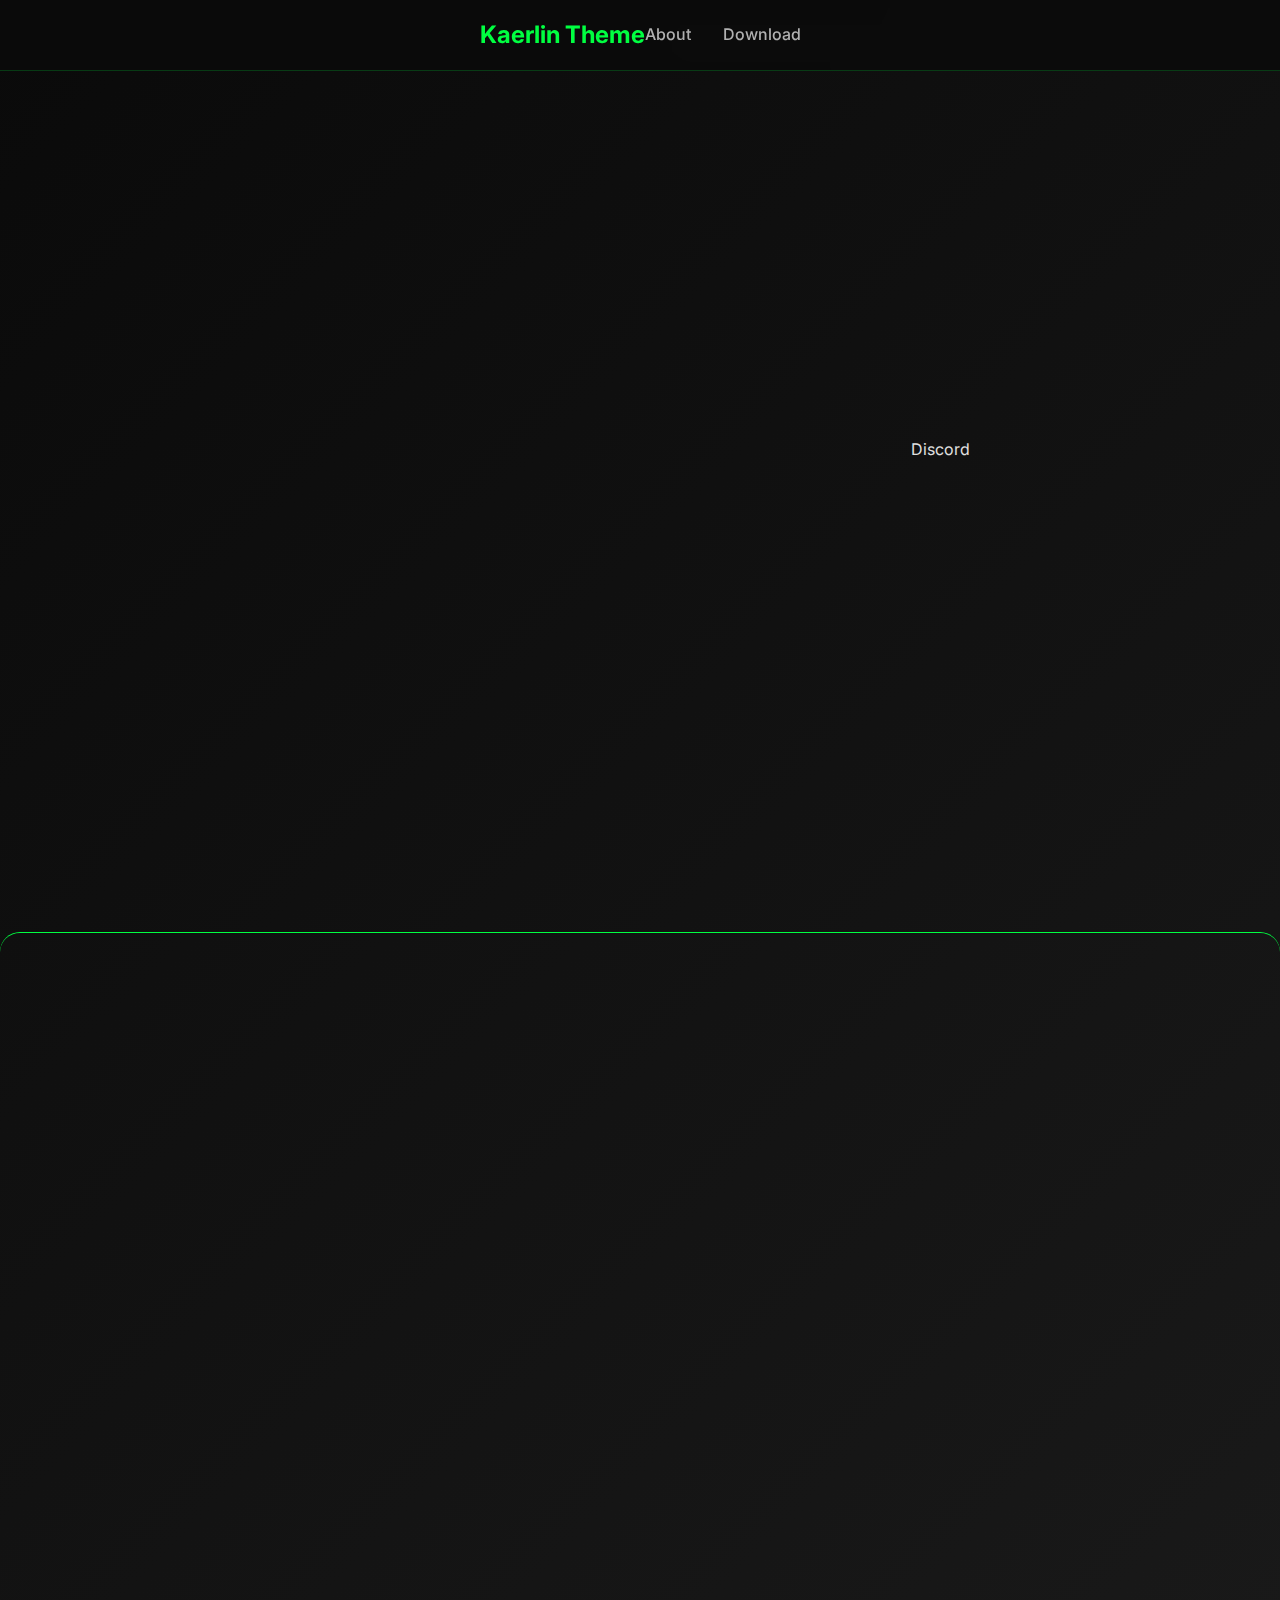
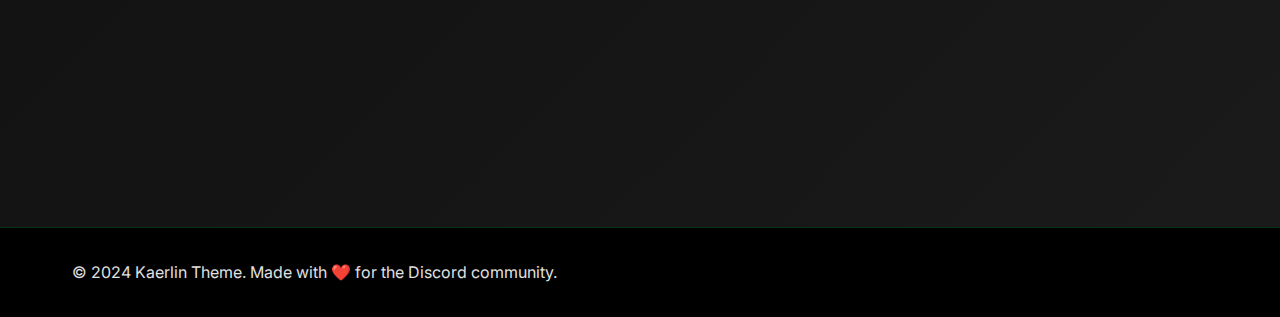
<file: index.html>
<!DOCTYPE html>
<html lang="en">
<head>
    <meta charset="UTF-8">
    <meta name="viewport" content="width=device-width, initial-scale=1.0">
    <title>Kaerlin Theme - Official Website</title>
    <link rel="stylesheet" href="styles.css">
    <link href="https://fonts.googleapis.com/css2?family=Inter:wght@300;400;500;600;700&display=swap" rel="stylesheet">
</head>
<body>
    <nav class="navbar">
        <div class="nav-container">
            <h1 class="nav-logo">Kaerlin Theme</h1>
            <div class="nav-links">
                <a href="#info" class="nav-link">About</a>
                <a href="download.html" class="nav-link">Download</a>
            </div>
        </div>
    </nav>

    <section class="hero">
        <div class="hero-content">
            <h1 class="hero-title animate-fade-in">
                Kaerlin Theme
                <span class="hero-subtitle">for Vencord</span>
            </h1>
            <p class="hero-description animate-slide-up">
                Experience Discord like never before with our sleek, minimalist theme featuring modern dark aesthetics and vibrant green accents.
            </p>
            <div class="hero-actions animate-slide-up">
                <a href="download.html" class="btn btn-primary">Download Now</a>
                <button class="btn btn-secondary" onclick="scrollToInfo()">Learn More</button>
            </div>
        </div>
        <div class="hero-visual animate-on-scroll">
            <div class="discord-mockup">
                <div class="mockup-header">
                    <div class="mockup-dots">
                        <span></span>
                        <span></span>
                        <span></span>
                    </div>
                    <div class="mockup-title">Discord</div>
                </div>
                <div class="mockup-content">
                    <div class="mockup-sidebar"></div>
                    <div class="mockup-main">
                        <div class="mockup-message"></div>
                        <div class="mockup-message"></div>
                        <div class="mockup-message"></div>
                    </div>
                </div>
            </div>
        </div>
    </section>

    <section class="info-section" id="info">
        <div class="container">
            <h2 class="section-title animate-on-scroll">Why Kaerlin Theme?</h2>
            <div class="features-grid">
                <div class="feature-card animate-on-scroll">
                    <div class="feature-icon">🎨</div>
                    <h3>Modern Design</h3>
                    <p>Clean, minimalist interface with carefully crafted color schemes that reduce eye strain and enhance your Discord experience.</p>
                </div>
                <div class="feature-card animate-on-scroll">
                    <div class="feature-icon">⚡</div>
                    <h3>Lightweight</h3>
                    <p>Optimized CSS that won't slow down your Discord. Fast loading times with minimal resource usage.</p>
                </div>
                <div class="feature-card animate-on-scroll">
                    <div class="feature-icon">🔧</div>
                    <h3>Easy Installation</h3>
                    <p>One-click installation with Vencord. No technical knowledge required - just download and enjoy!</p>
                </div>
                <div class="feature-card animate-on-scroll">
                    <div class="feature-icon">📱</div>
                    <h3>Responsive</h3>
                    <p>Looks great on all screen sizes. Whether you're on desktop, tablet, or mobile, the theme adapts perfectly.</p>
                </div>
            </div>
        </div>
    </section>

    <footer class="footer">
        <div class="container">
            <p>&copy; 2024 Kaerlin Theme. Made with ❤️ for the Discord community.</p>
        </div>
    </footer>

    <script src="script.js"></script>
</body>
</html>
</file>
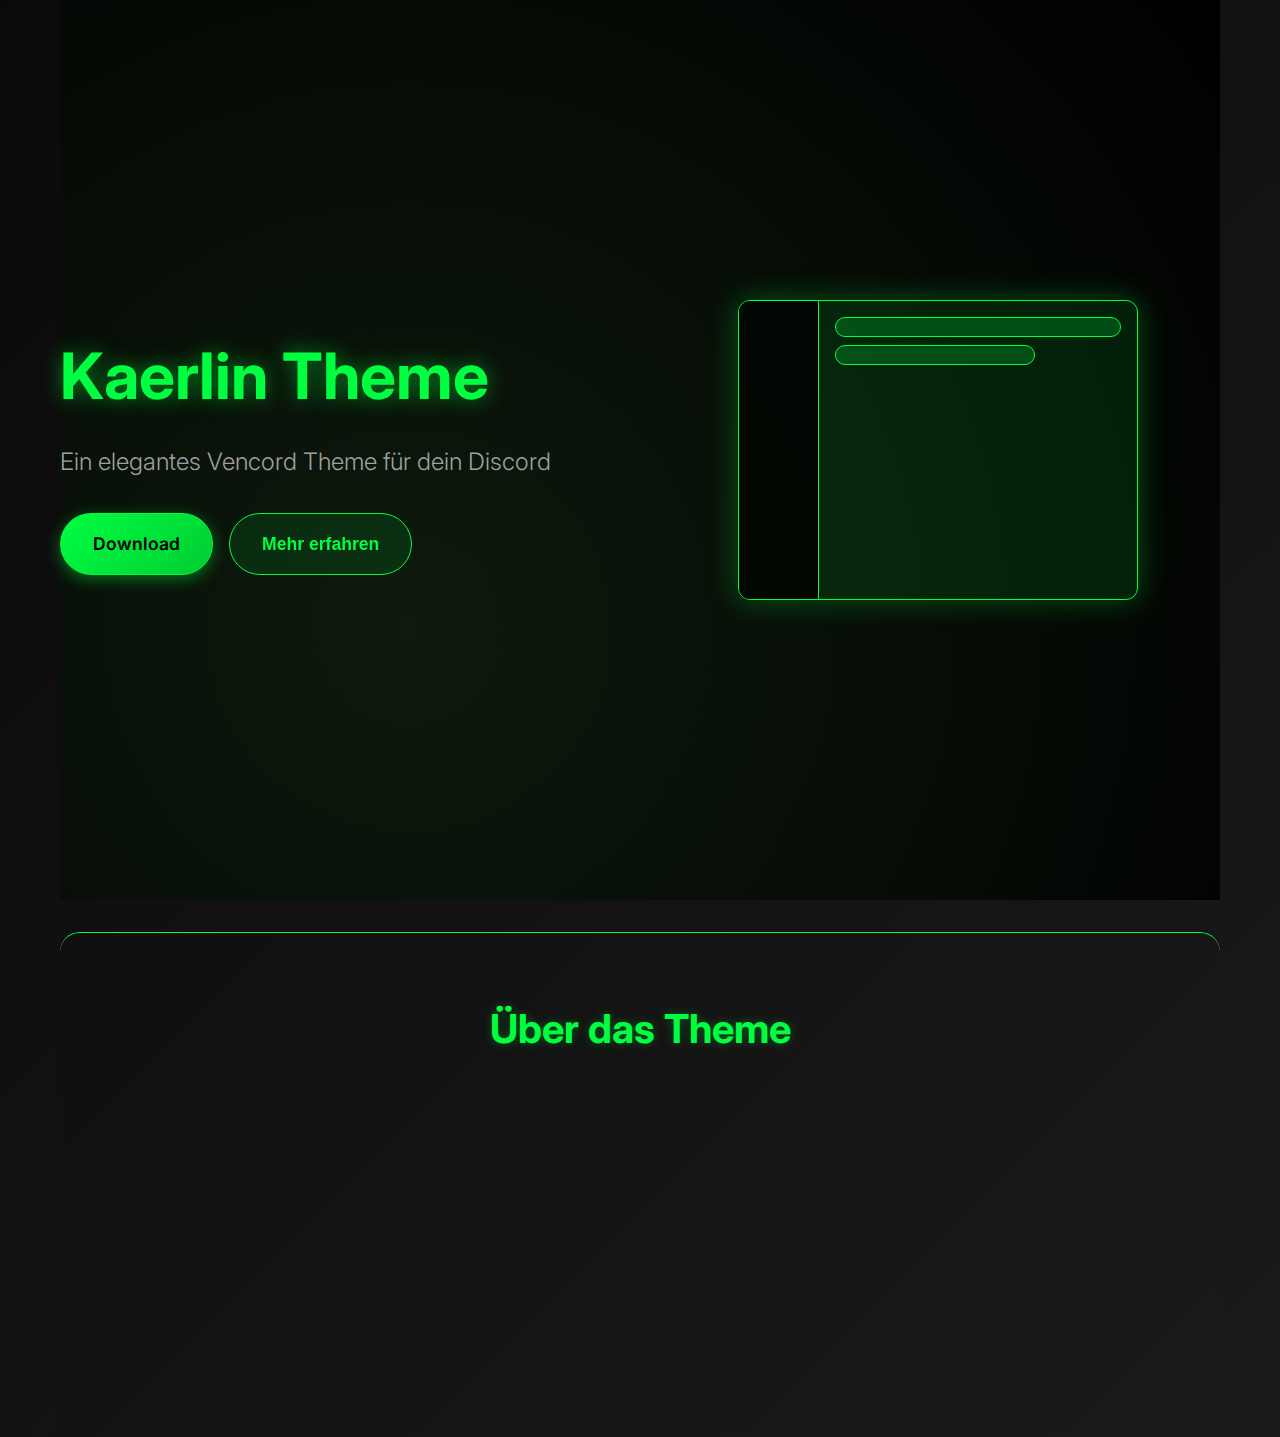
<file: puplic/index.html>
<!DOCTYPE html>
<html lang="de">
<head>
    <meta charset="UTF-8">
    <meta name="viewport" content="width=device-width, initial-scale=1.0">
    <title>Kaerlin Theme - Startseite</title>
    <link rel="stylesheet" href="styles.css">
    <link href="https://fonts.googleapis.com/css2?family=Inter:wght@300;400;500;600;700&display=swap" rel="stylesheet">
</head>
<body>
    <div class="container">
        <header class="hero-section">
            <div class="hero-content">
                <h1 class="hero-title animate-fade-in">Kaerlin Theme</h1>
                <p class="hero-subtitle animate-slide-up">Ein elegantes Vencord Theme für dein Discord</p>
                <div class="hero-buttons animate-slide-up-delay">
                    <a href="download.html" class="btn btn-primary">Download</a>
                    <button class="btn btn-secondary" onclick="scrollToInfo()">Mehr erfahren</button>
                </div>
            </div>
            <div class="hero-visual animate-float">
                <div class="theme-preview">
                    <div class="discord-mock">
                        <div class="sidebar"></div>
                        <div class="chat-area">
                            <div class="message-bubble"></div>
                            <div class="message-bubble"></div>
                        </div>
                    </div>
                </div>
            </div>
        </header>

        <section class="info-section" id="info">
            <div class="info-content">
                <h2 class="section-title">Über das Theme</h2>
                <div class="features">
                    <div class="feature-card animate-on-scroll">
                        <div class="feature-icon">🎨</div>
                        <h3>Minimalistisches Design</h3>
                        <p>Saubere Linien und moderne Farben für ein professionelles Aussehen</p>
                    </div>
                    <div class="feature-card animate-on-scroll">
                        <div class="feature-icon">⚡</div>
                        <h3>Optimierte Performance</h3>
                        <p>Leichtgewichtiges CSS ohne Performance-Einbußen</p>
                    </div>
                    <div class="feature-card animate-on-scroll">
                        <div class="feature-icon">🔧</div>
                        <h3>Einfache Installation</h3>
                        <p>Direkte Integration mit Vencord in wenigen Klicks</p>
                    </div>
                </div>
            </div>
        </section>
    </div>

    <script src="script.js"></script>
</body>
</html>
</file>
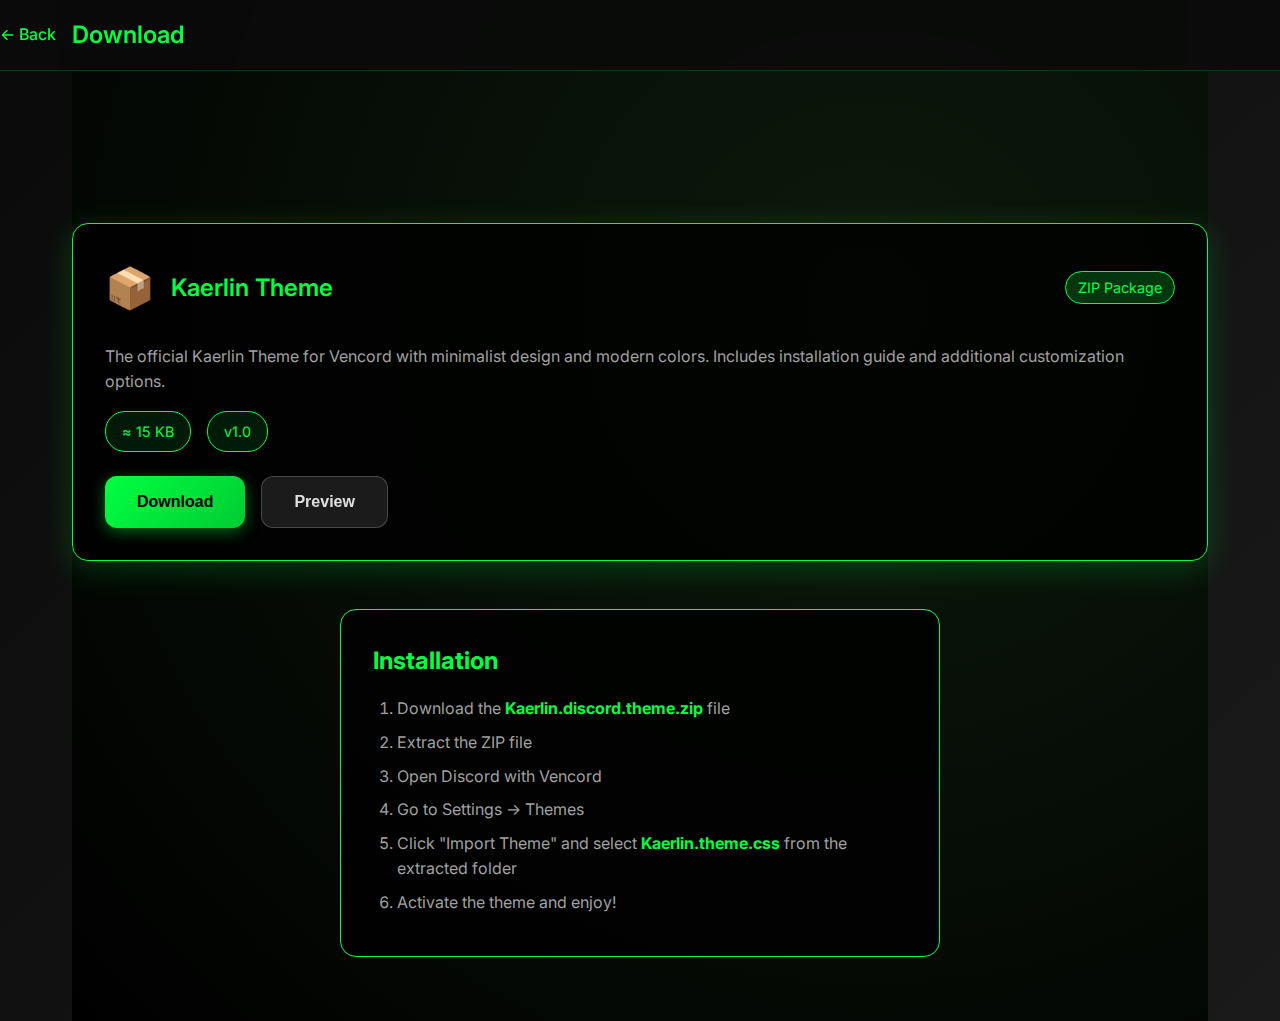
<file: download.html>
<!DOCTYPE html>
<html lang="en">
<head>
    <meta charset="UTF-8">
    <meta name="viewport" content="width=device-width, initial-scale=1.0">
    <title>Kaerlin Theme - Download</title>
    <link rel="stylesheet" href="styles.css">
    <link href="https://fonts.googleapis.com/css2?family=Inter:wght@300;400;500;600;700&display=swap" rel="stylesheet">
</head>
<body>
    <nav class="navbar">
        <a href="index.html" class="nav-back">← Back</a>
        <h2 class="nav-title">Download</h2>
    </nav>

    <div class="container">
        <section class="download-section">
            <h1 class="section-title animate-fade-in">Download Kaerlin Theme</h1>
            <p class="section-subtitle animate-slide-up">Complete Theme Package</p>

            <div class="download-grid">
                <div class="download-card animate-on-scroll">
                    <div class="card-header">
                        <div class="file-icon">📦</div>
                        <h3>Kaerlin Theme</h3>
                        <span class="file-type">ZIP Package</span>
                    </div>
                    <div class="card-content">
                        <p>The official Kaerlin Theme for Vencord with minimalist design and modern colors. Includes installation guide and additional customization options.</p>
                        <div class="file-details">
                            <span class="file-size">≈ 15 KB</span>
                            <span class="file-version">v1.0</span>
                        </div>
                    </div>
                    <div class="card-actions">
                        <button class="btn btn-primary download-btn" onclick="downloadFile('Kaerlin.discord.theme.zip')">
                            Download
                        </button>
                        <button class="btn btn-secondary preview-btn" onclick="previewTheme()">
                            Preview
                        </button>
                    </div>
                </div>
            </div>

            <div class="installation-guide animate-on-scroll">
                <h3>Installation</h3>
                <ol>
                    <li>Download the <strong>Kaerlin.discord.theme.zip</strong> file</li>
                    <li>Extract the ZIP file</li>
                    <li>Open Discord with Vencord</li>
                    <li>Go to Settings → Themes</li>
                    <li>Click "Import Theme" and select <strong>Kaerlin.theme.css</strong> from the extracted folder</li>
                    <li>Activate the theme and enjoy!</li>
                </ol>
            </div>
        </section>
    </div>

    <div class="download-progress" id="downloadProgress" style="display: none;">
        <div class="progress-bar">
            <div class="progress-fill"></div>
        </div>
        <p>Downloading...</p>
    </div>

    <script src="script.js"></script>
</body>
</html>
</file>
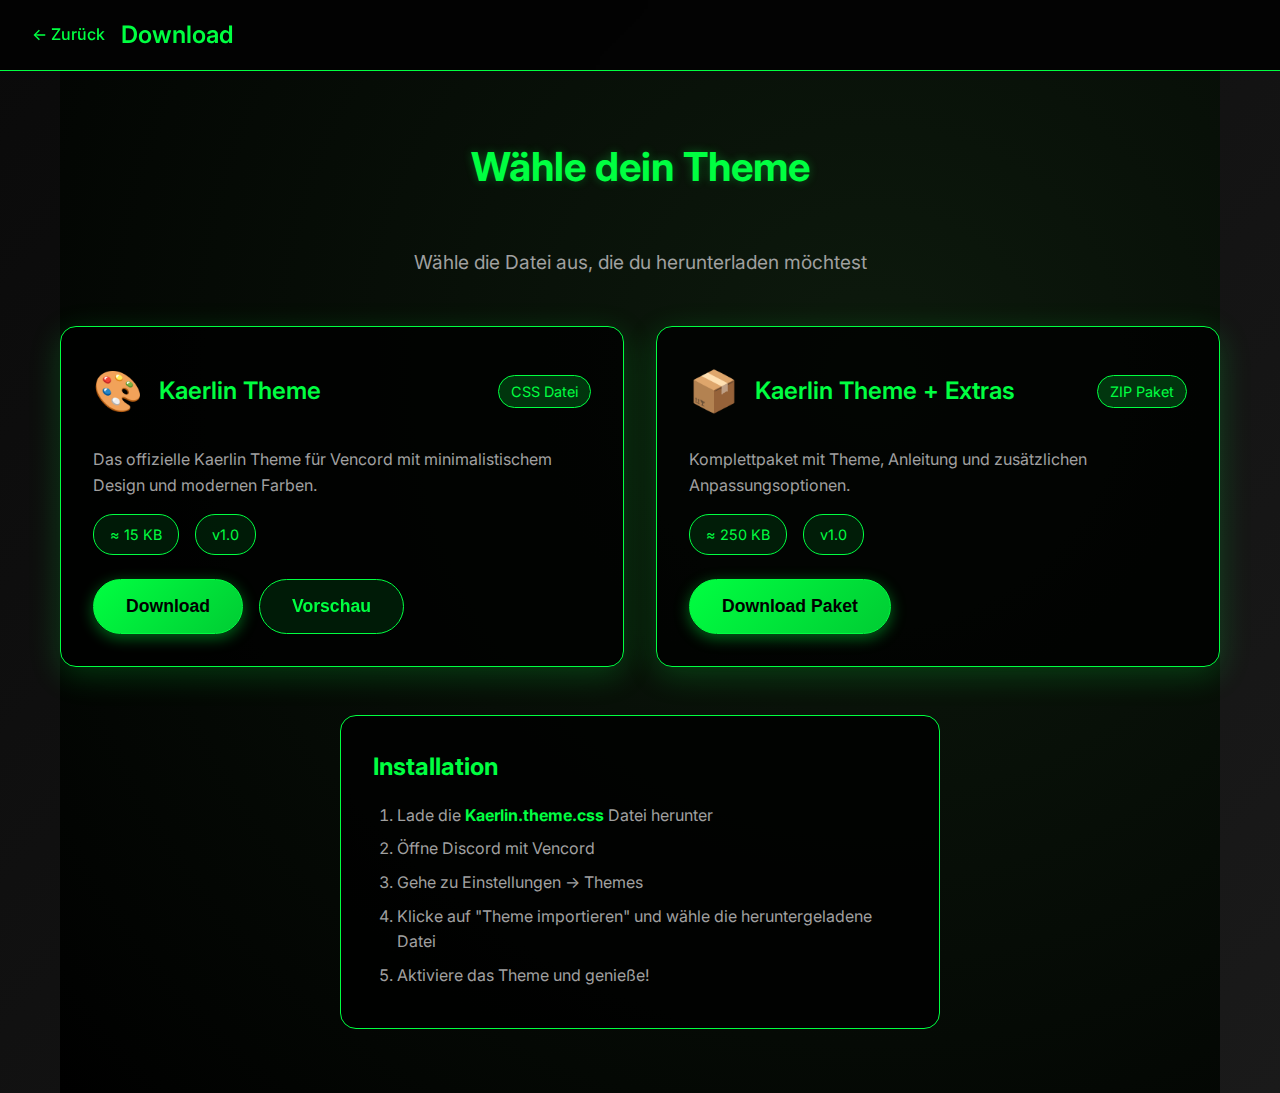
<file: puplic/download.html>
<!DOCTYPE html>
<html lang="de">
<head>
    <meta charset="UTF-8">
    <meta name="viewport" content="width=device-width, initial-scale=1.0">
    <title>Kaerlin Theme - Download</title>
    <link rel="stylesheet" href="styles.css">
    <link href="https://fonts.googleapis.com/css2?family=Inter:wght@300;400;500;600;700&display=swap" rel="stylesheet">
</head>
<body>
    <nav class="navbar">
        <a href="index.html" class="nav-back">← Zurück</a>
        <h2 class="nav-title">Download</h2>
    </nav>

    <div class="container">
        <section class="download-section">
            <h1 class="section-title animate-fade-in">Wähle dein Theme</h1>
            <p class="section-subtitle animate-slide-up">Wähle die Datei aus, die du herunterladen möchtest</p>

            <div class="download-grid">
                <div class="download-card animate-on-scroll">
                    <div class="card-header">
                        <div class="file-icon">🎨</div>
                        <h3>Kaerlin Theme</h3>
                        <span class="file-type">CSS Datei</span>
                    </div>
                    <div class="card-content">
                        <p>Das offizielle Kaerlin Theme für Vencord mit minimalistischem Design und modernen Farben.</p>
                        <div class="file-details">
                            <span class="file-size">≈ 15 KB</span>
                            <span class="file-version">v1.0</span>
                        </div>
                    </div>
                    <div class="card-actions">
                        <button class="btn btn-primary download-btn" onclick="downloadFile('Kaerlin.theme.css')">
                            Download
                        </button>
                        <button class="btn btn-secondary preview-btn" onclick="previewTheme()">
                            Vorschau
                        </button>
                    </div>
                </div>

                <div class="download-card animate-on-scroll" style="animation-delay: 0.2s;">
                    <div class="card-header">
                        <div class="file-icon">📦</div>
                        <h3>Kaerlin Theme + Extras</h3>
                        <span class="file-type">ZIP Paket</span>
                    </div>
                    <div class="card-content">
                        <p>Komplettpaket mit Theme, Anleitung und zusätzlichen Anpassungsoptionen.</p>
                        <div class="file-details">
                            <span class="file-size">≈ 250 KB</span>
                            <span class="file-version">v1.0</span>
                        </div>
                    </div>
                    <div class="card-actions">
                        <button class="btn btn-primary download-btn" onclick="downloadFile('Kaerlin-theme-package.zip')">
                            Download Paket
                        </button>
                    </div>
                </div>
            </div>

            <div class="installation-guide animate-on-scroll">
                <h3>Installation</h3>
                <ol>
                    <li>Lade die <strong>Kaerlin.theme.css</strong> Datei herunter</li>
                    <li>Öffne Discord mit Vencord</li>
                    <li>Gehe zu Einstellungen → Themes</li>
                    <li>Klicke auf "Theme importieren" und wähle die heruntergeladene Datei</li>
                    <li>Aktiviere das Theme und genieße!</li>
                </ol>
            </div>
        </section>
    </div>

    <div class="download-progress" id="downloadProgress" style="display: none;">
        <div class="progress-bar">
            <div class="progress-fill"></div>
        </div>
        <p>Download läuft...</p>
    </div>

    <script src="script.js"></script>
</body>
</html>
</file>
<file: styles.css>
/* Reset and Base Styles */
* {
    margin: 0;
    padding: 0;
    box-sizing: border-box;
}

body {
    font-family: 'Inter', -apple-system, BlinkMacSystemFont, sans-serif;
    background: linear-gradient(135deg, #0a0a0a 0%, #1a1a1a 100%);
    color: #e0e0e0;
    line-height: 1.6;
    min-height: 100vh;
}

.container {
    max-width: 1200px;
    margin: 0 auto;
    padding: 0 20px;
}

/* Navigation */
.navbar {
    background: rgba(0, 0, 0, 0.8);
    backdrop-filter: blur(10px);
    border-bottom: 1px solid #00ff41;
    padding: 1rem 2rem;
    position: sticky;
    top: 0;
    z-index: 100;
    display: flex;
    align-items: center;
    gap: 1rem;
}

.nav-back {
    color: #00ff41;
    text-decoration: none;
    font-weight: 500;
    transition: all 0.3s ease;
}

.nav-back:hover {
    color: #00cc33;
    transform: translateX(-5px);
}

.nav-title {
    color: #00ff41;
    font-size: 1.5rem;
    font-weight: 600;
}

/* Hero Section */
.hero-section {
    display: flex;
    align-items: center;
    justify-content: space-between;
    min-height: 100vh;
    padding: 2rem 0;
    gap: 2rem;
    background: radial-gradient(circle at 30% 70%, #0d1a0d 0%, #000000 100%);
}

.hero-content {
    flex: 1;
    max-width: 600px;
}

.hero-title {
    font-size: 4rem;
    font-weight: 700;
    color: #00ff41;
    margin-bottom: 1rem;
    text-shadow: 0 0 20px rgba(0, 255, 65, 0.5);
}

.hero-subtitle {
    font-size: 1.5rem;
    color: #a0a0a0;
    margin-bottom: 2rem;
    font-weight: 300;
}

.hero-buttons {
    display: flex;
    gap: 1rem;
    flex-wrap: wrap;
}

.hero-visual {
    flex: 1;
    display: flex;
    justify-content: center;
    align-items: center;
}

.theme-preview {
    width: 400px;
    height: 300px;
    position: relative;
}

.discord-mock {
    width: 100%;
    height: 100%;
    background: rgba(0, 255, 65, 0.1);
    border: 1px solid #00ff41;
    border-radius: 12px;
    display: flex;
    overflow: hidden;
    box-shadow: 0 0 30px rgba(0, 255, 65, 0.3);
}

.sidebar {
    width: 80px;
    background: rgba(0, 0, 0, 0.8);
    border-right: 1px solid #00ff41;
}

.chat-area {
    flex: 1;
    padding: 1rem;
}

.message-bubble {
    background: rgba(0, 255, 65, 0.2);
    border: 1px solid #00ff41;
    border-radius: 12px;
    height: 20px;
    margin-bottom: 0.5rem;
    animation: pulse-green 2s infinite;
}

.message-bubble:nth-child(2) {
    width: 70%;
    animation-delay: 0.5s;
}

/* Buttons */
.btn {
    padding: 1rem 2rem;
    border: none;
    border-radius: 50px;
    font-size: 1.1rem;
    font-weight: 600;
    cursor: pointer;
    transition: all 0.3s ease;
    text-decoration: none;
    display: inline-block;
    text-align: center;
}

.btn-primary {
    background: linear-gradient(135deg, #00ff41, #00cc33);
    color: #000;
    box-shadow: 0 4px 15px rgba(0, 255, 65, 0.4);
    border: 1px solid #00ff41;
}

.btn-primary:hover {
    transform: translateY(-2px);
    box-shadow: 0 8px 25px rgba(0, 255, 65, 0.6);
    background: linear-gradient(135deg, #00cc33, #00ff41);
}

.btn-secondary {
    background: rgba(0, 255, 65, 0.1);
    color: #00ff41;
    backdrop-filter: blur(10px);
    border: 1px solid #00ff41;
}

.btn-secondary:hover {
    background: rgba(0, 255, 65, 0.2);
    transform: translateY(-2px);
}

/* Info Section */
.info-section {
    padding: 4rem 0;
    background: linear-gradient(135deg, #0f0f0f 0%, #1a1a1a 100%);
    border-top: 1px solid #00ff41;
    border-radius: 20px 20px 0 0;
    margin-top: 2rem;
}

.section-title {
    font-size: 2.5rem;
    font-weight: 700;
    text-align: center;
    margin-bottom: 3rem;
    color: #00ff41;
    text-shadow: 0 0 10px rgba(0, 255, 65, 0.3);
}

.features {
    display: grid;
    grid-template-columns: repeat(auto-fit, minmax(300px, 1fr));
    gap: 2rem;
    margin-top: 3rem;
}

.feature-card {
    background: linear-gradient(135deg, #111111, #0d0d0d);
    border: 1px solid #00ff41;
    padding: 2rem;
    border-radius: 16px;
    text-align: center;
    box-shadow: 0 4px 20px rgba(0, 255, 65, 0.1);
    transition: all 0.3s ease;
}

.feature-card:hover {
    transform: translateY(-5px);
    box-shadow: 0 8px 30px rgba(0, 255, 65, 0.2);
    border-color: #00cc33;
}

.feature-icon {
    font-size: 3rem;
    margin-bottom: 1rem;
    color: #00ff41;
}

.feature-card h3 {
    font-size: 1.5rem;
    font-weight: 600;
    margin-bottom: 1rem;
    color: #00ff41;
}

.feature-card p {
    color: #a0a0a0;
    line-height: 1.6;
}

/* Download Section */
.download-section {
    padding: 4rem 0;
    min-height: 100vh;
    background: radial-gradient(circle at 70% 30%, #0d1a0d 0%, #000000 100%);
}

.section-subtitle {
    text-align: center;
    font-size: 1.2rem;
    color: #a0a0a0;
    margin-bottom: 3rem;
}

.download-grid {
    display: grid;
    grid-template-columns: repeat(auto-fit, minmax(400px, 1fr));
    gap: 2rem;
    margin-bottom: 3rem;
}

.download-card {
    background: rgba(0, 0, 0, 0.8);
    border: 1px solid #00ff41;
    border-radius: 16px;
    padding: 2rem;
    box-shadow: 0 8px 32px rgba(0, 255, 65, 0.2);
    color: #e0e0e0;
    transition: all 0.3s ease;
}

.download-card:hover {
    transform: translateY(-5px);
    box-shadow: 0 12px 40px rgba(0, 255, 65, 0.3);
    border-color: #00cc33;
}

.card-header {
    display: flex;
    align-items: center;
    gap: 1rem;
    margin-bottom: 1.5rem;
}

.file-icon {
    font-size: 2.5rem;
    color: #00ff41;
}

.card-header h3 {
    font-size: 1.5rem;
    font-weight: 600;
    color: #00ff41;
}

.file-type {
    background: rgba(0, 255, 65, 0.2);
    color: #00ff41;
    padding: 0.25rem 0.75rem;
    border-radius: 20px;
    font-size: 0.9rem;
    margin-left: auto;
    border: 1px solid #00ff41;
}

.card-content p {
    margin-bottom: 1rem;
    color: #a0a0a0;
}

.file-details {
    display: flex;
    gap: 1rem;
    margin-bottom: 1.5rem;
}

.file-size, .file-version {
    background: rgba(0, 255, 65, 0.1);
    color: #00ff41;
    padding: 0.5rem 1rem;
    border-radius: 20px;
    font-size: 0.9rem;
    border: 1px solid #00ff41;
}

.card-actions {
    display: flex;
    gap: 1rem;
    flex-wrap: wrap;
}

.installation-guide {
    background: rgba(0, 0, 0, 0.8);
    border: 1px solid #00ff41;
    border-radius: 16px;
    padding: 2rem;
    color: #e0e0e0;
    max-width: 600px;
    margin: 0 auto;
}

.installation-guide h3 {
    margin-bottom: 1rem;
    font-size: 1.5rem;
    color: #00ff41;
}

.installation-guide ol {
    padding-left: 1.5rem;
}

.installation-guide li {
    margin-bottom: 0.5rem;
    color: #a0a0a0;
}

.installation-guide li strong {
    color: #00ff41;
}

/* Download Progress */
.download-progress {
    position: fixed;
    top: 50%;
    left: 50%;
    transform: translate(-50%, -50%);
    background: rgba(0, 0, 0, 0.95);
    border: 1px solid #00ff41;
    padding: 2rem;
    border-radius: 16px;
    box-shadow: 0 8px 32px rgba(0, 255, 65, 0.3);
    text-align: center;
    z-index: 1000;
    color: #00ff41;
}

.progress-bar {
    width: 300px;
    height: 8px;
    background: #111;
    border: 1px solid #00ff41;
    border-radius: 4px;
    overflow: hidden;
    margin-bottom: 1rem;
}

.progress-fill {
    height: 100%;
    background: linear-gradient(135deg, #00ff41, #00cc33);
    width: 0%;
    transition: width 0.3s ease;
    animation: progress-animation-green 2s ease-in-out;
}

/* Animations */
@keyframes fadeIn {
    from {
        opacity: 0;
        transform: translateY(30px);
    }
    to {
        opacity: 1;
        transform: translateY(0);
    }
}

@keyframes slideUp {
    from {
        opacity: 0;
        transform: translateY(50px);
    }
    to {
        opacity: 1;
        transform: translateY(0);
    }
}

@keyframes float {
    0%, 100% {
        transform: translateY(0px);
    }
    50% {
        transform: translateY(-20px);
    }
}

@keyframes pulse-green {
    0%, 100% {
        opacity: 0.6;
        box-shadow: 0 0 10px rgba(0, 255, 65, 0.3);
    }
    50% {
        opacity: 1;
        box-shadow: 0 0 20px rgba(0, 255, 65, 0.6);
    }
}

@keyframes progress-animation-green {
    from {
        width: 0%;
    }
    to {
        width: 100%;
    }
}

.animate-fade-in {
    animation: fadeIn 1s ease-out;
}

.animate-slide-up {
    animation: slideUp 1s ease-out 0.3s both;
}

.animate-slide-up-delay {
    animation: slideUp 1s ease-out 0.6s both;
}

.animate-float {
    animation: float 3s ease-in-out infinite;
}

.animate-on-scroll {
    opacity: 0;
    transform: translateY(30px);
    transition: all 0.6s ease;
}

.animate-on-scroll.animated {
    opacity: 1;
    transform: translateY(0);
}

/* Responsive Design */
@media (max-width: 768px) {
    .hero-section {
        flex-direction: column;
        text-align: center;
        padding: 2rem 1rem;
    }
    
    .hero-title {
        font-size: 2.5rem;
    }
    
    .hero-subtitle {
        font-size: 1.2rem;
    }
    
    .theme-preview {
        width: 300px;
        height: 225px;
    }
    
    .download-grid {
        grid-template-columns: 1fr;
    }
    
    .download-card {
        margin: 0 1rem;
    }
    
    .hero-buttons {
        justify-content: center;
    }
}

.animated-bg {
    position: fixed;
    top: 0;
    left: 0;
    width: 100%;
    height: 100%;
    z-index: -1;
    overflow: hidden;
}

.bg-gradient {
    position: absolute;
    top: 0;
    left: 0;
    width: 100%;
    height: 100%;
    background: radial-gradient(circle at 20% 50%, rgba(0, 255, 65, 0.1) 0%, transparent 50%),
                radial-gradient(circle at 80% 20%, rgba(0, 255, 65, 0.05) 0%, transparent 50%),
                radial-gradient(circle at 40% 80%, rgba(0, 255, 65, 0.08) 0%, transparent 50%);
    animation: gradientShift 20s ease-in-out infinite;
}

@keyframes gradientShift {
    0%, 100% { transform: translateX(0) translateY(0); }
    33% { transform: translateX(30px) translateY(-30px); }
    66% { transform: translateX(-20px) translateY(20px); }
}

.floating-elements {
    position: absolute;
    width: 100%;
    height: 100%;
}

.floating-element {
    position: absolute;
    width: 4px;
    height: 4px;
    background: #00ff41;
    border-radius: 50%;
    opacity: 0.6;
    animation: float 15s linear infinite;
}

.floating-element:nth-child(1) {
    top: 20%;
    left: 10%;
    animation-delay: 0s;
}

.floating-element:nth-child(2) {
    top: 60%;
    right: 15%;
    animation-delay: 5s;
}

.floating-element:nth-child(3) {
    bottom: 30%;
    left: 70%;
    animation-delay: 10s;
}

@keyframes float {
    0% { transform: translateY(0) rotate(0deg); opacity: 0; }
    10% { opacity: 0.6; }
    90% { opacity: 0.6; }
    100% { transform: translateY(-100vh) rotate(360deg); opacity: 0; }
}

.navbar {
    position: fixed;
    top: 0;
    left: 0;
    right: 0;
    background: rgba(10, 10, 10, 0.8);
    backdrop-filter: blur(20px);
    border-bottom: 1px solid rgba(0, 255, 65, 0.2);
    z-index: 1000;
    padding: 1rem 0;
}

.nav-container {
    max-width: 1200px;
    margin: 0 auto;
    display: flex;
    justify-content: space-between;
    align-items: center;
    padding: 0 2rem;
}

.nav-logo {
    font-size: 1.5rem;
    font-weight: 700;
    color: #00ff41;
}

.logo-text {
    color: #e0e0e0;
}

.logo-accent {
    color: #00ff41;
}

.nav-links {
    display: flex;
    gap: 2rem;
    align-items: center;
}

.nav-link {
    color: #b0b0b0;
    text-decoration: none;
    font-weight: 500;
    transition: color 0.3s ease;
    position: relative;
}

.nav-link:hover {
    color: #00ff41;
}

.nav-cta {
    background: linear-gradient(135deg, #00ff41, #00cc33);
    color: #000;
    padding: 0.5rem 1.5rem;
    border-radius: 25px;
    font-weight: 600;
    transition: all 0.3s ease;
}

.nav-cta:hover {
    transform: translateY(-2px);
    box-shadow: 0 8px 25px rgba(0, 255, 65, 0.3);
}

.container {
    max-width: 1200px;
    margin: 0 auto;
    padding: 0 2rem;
}

.hero {
    min-height: 100vh;
    display: flex;
    align-items: center;
    padding: 6rem 0;
    position: relative;
}

.hero-content {
    flex: 1;
    max-width: 600px;
}

.hero-badge {
    display: inline-block;
    background: rgba(0, 255, 65, 0.1);
    border: 1px solid rgba(0, 255, 65, 0.3);
    padding: 0.5rem 1rem;
    border-radius: 25px;
    margin-bottom: 1.5rem;
}

.badge-text {
    color: #00ff41;
    font-weight: 600;
    font-size: 0.9rem;
}

.hero-title {
    font-size: 3.5rem;
    font-weight: 700;
    line-height: 1.1;
    margin-bottom: 1.5rem;
}

.gradient-text {
    background: linear-gradient(135deg, #00ff41, #00cc33);
    -webkit-background-clip: text;
    -webkit-text-fill-color: transparent;
    background-clip: text;
}

.hero-description {
    font-size: 1.25rem;
    color: #b0b0b0;
    margin-bottom: 2rem;
    line-height: 1.7;
}

.hero-stats {
    display: flex;
    gap: 2rem;
    margin-bottom: 2.5rem;
}

.stat {
    text-align: center;
}

.stat-number {
    display: block;
    font-size: 1.5rem;
    font-weight: 700;
    color: #00ff41;
}

.stat-label {
    font-size: 0.9rem;
    color: #808080;
}

.hero-actions {
    display: flex;
    gap: 1rem;
    align-items: center;
}

.btn {
    display: inline-flex;
    align-items: center;
    gap: 0.5rem;
    padding: 1rem 2rem;
    border: none;
    border-radius: 12px;
    font-weight: 600;
    text-decoration: none;
    cursor: pointer;
    transition: all 0.3s ease;
    font-size: 1rem;
}

.btn-primary {
    background: linear-gradient(135deg, #00ff41, #00cc33);
    color: #000;
}

.btn-primary:hover {
    transform: translateY(-3px);
    box-shadow: 0 12px 35px rgba(0, 255, 65, 0.4);
}

.btn-secondary {
    background: rgba(255, 255, 255, 0.1);
    color: #e0e0e0;
    border: 1px solid rgba(255, 255, 255, 0.2);
}

.btn-secondary:hover {
    background: rgba(255, 255, 255, 0.15);
    transform: translateY(-2px);
}

.btn-large {
    padding: 1.25rem 2.5rem;
    font-size: 1.1rem;
}

.hero-visual {
    flex: 1;
    display: flex;
    justify-content: center;
    align-items: center;
}

.discord-preview {
    width: 400px;
    height: 500px;
    background: linear-gradient(135deg, #111, #181818);
    border: 1px solid rgba(0, 255, 65, 0.2);
    border-radius: 16px;
    overflow: hidden;
    box-shadow: 0 20px 60px rgba(0, 0, 0, 0.5);
    animation: float 6s ease-in-out infinite;
}

@keyframes float {
    0%, 100% { transform: translateY(0px); }
    50% { transform: translateY(-10px); }
}

.preview-header {
    background: #000;
    padding: 1rem;
    display: flex;
    justify-content: space-between;
    align-items: center;
    border-bottom: 1px solid rgba(0, 255, 65, 0.2);
}

.preview-tabs {
    display: flex;
    gap: 0.5rem;
}

.tab {
    padding: 0.25rem 0.75rem;
    background: rgba(255, 255, 255, 0.1);
    border-radius: 12px;
    font-size: 0.8rem;
    color: #b0b0b0;
}

.tab.active {
    background: rgba(0, 255, 65, 0.2);
    color: #00ff41;
}

.preview-controls {
    display: flex;
    gap: 0.25rem;
}

.control {
    width: 12px;
    height: 12px;
    border-radius: 50%;
    background: rgba(255, 255, 255, 0.3);
}

.preview-content {
    display: flex;
    height: calc(100% - 60px);
}

.preview-sidebar {
    width: 60px;
    background: #000;
    border-right: 1px solid rgba(0, 255, 65, 0.2);
}

.preview-main {
    flex: 1;
    padding: 1rem;
}

.message-group {
    display: flex;
    gap: 0.75rem;
    margin-bottom: 1rem;
}

.avatar {
    width: 32px;
    height: 32px;
    border-radius: 50%;
    background: linear-gradient(135deg, #00ff41, #00cc33);
    flex-shrink: 0;
}

.message {
    flex: 1;
}

.username {
    font-size: 0.9rem;
    font-weight: 600;
    color: #00ff41;
    margin-bottom: 0.25rem;
}

.text {
    font-size: 0.9rem;
    color: #b0b0b0;
}

.features-section {
    padding: 8rem 0;
    background: rgba(0, 0, 0, 0.3);
}

.section-header {
    text-align: center;
    margin-bottom: 4rem;
}

.section-title {
    font-size: 2.5rem;
    font-weight: 700;
    margin-bottom: 1rem;
    color: #e0e0e0;
}

.section-subtitle {
    font-size: 1.2rem;
    color: #b0b0b0;
}

.features-grid {
    display: grid;
    grid-template-columns: repeat(auto-fit, minmax(280px, 1fr));
    gap: 2rem;
}

.feature-card {
    background: rgba(255, 255, 255, 0.05);
    border: 1px solid rgba(0, 255, 65, 0.1);
    border-radius: 16px;
    padding: 2.5rem;
    text-align: center;
    transition: all 0.3s ease;
}

.feature-card:hover {
    transform: translateY(-5px);
    background: rgba(255, 255, 255, 0.08);
    border-color: rgba(0, 255, 65, 0.3);
}

.feature-icon {
    width: 64px;
    height: 64px;
    margin: 0 auto 1.5rem;
    background: linear-gradient(135deg, rgba(0, 255, 65, 0.2), rgba(0, 255, 65, 0.1));
    border-radius: 50%;
    display: flex;
    align-items: center;
    justify-content: center;
    color: #00ff41;
}

.feature-card h3 {
    font-size: 1.5rem;
    font-weight: 600;
    margin-bottom: 1rem;
    color: #e0e0e0;
}

.feature-card p {
    color: #b0b0b0;
    line-height: 1.6;
}

.preview-section {
    padding: 8rem 0;
}

.preview-showcase {
    max-width: 800px;
    margin: 0 auto;
}

.showcase-desktop {
    background: linear-gradient(135deg, #111, #181818);
    border: 1px solid rgba(0, 255, 65, 0.2);
    border-radius: 16px;
    overflow: hidden;
    box-shadow: 0 20px 60px rgba(0, 0, 0, 0.5);
}

.desktop-header {
    background: #000;
    padding: 1rem;
    display: flex;
    justify-content: space-between;
    align-items: center;
    border-bottom: 1px solid rgba(0, 255, 65, 0.2);
}

.header-left {
    display: flex;
    align-items: center;
    gap: 0.75rem;
}

.server-icon {
    width: 24px;
    height: 24px;
    border-radius: 8px;
    background: linear-gradient(135deg, #00ff41, #00cc33);
}

.server-name {
    font-weight: 600;
    color: #e0e0e0;
}

.user-info {
    display: flex;
    align-items: center;
    gap: 0.5rem;
}

.user-avatar {
    width: 24px;
    height: 24px;
    border-radius: 50%;
    background: linear-gradient(135deg, #00ff41, #00cc33);
}

.username {
    font-size: 0.9rem;
    color: #b0b0b0;
}

.desktop-content {
    display: flex;
    height: 400px;
}

.sidebar {
    width: 200px;
    background: #000;
    border-right: 1px solid rgba(0, 255, 65, 0.2);
    padding: 1rem;
}

.channel {
    padding: 0.5rem 1rem;
    margin-bottom: 0.25rem;
    border-radius: 8px;
    cursor: pointer;
    transition: all 0.3s ease;
}

.channel:hover {
    background: rgba(255, 255, 255, 0.1);
}

.channel.active {
    background: rgba(0, 255, 65, 0.2);
    color: #00ff41;
}

.chat-area {
    flex: 1;
    display: flex;
    flex-direction: column;
}

.chat-header {
    padding: 1rem;
    border-bottom: 1px solid rgba(0, 255, 65, 0.2);
    font-weight: 600;
    color: #e0e0e0;
}

.messages {
    flex: 1;
    padding: 1rem;
}

.message {
    display: flex;
    gap: 0.75rem;
    margin-bottom: 1rem;
}

.message-avatar {
    width: 32px;
    height: 32px;
    border-radius: 50%;
    background: linear-gradient(135deg, #00ff41, #00cc33);
    flex-shrink: 0;
}

.message-content {
    flex: 1;
}

.message-author {
    font-size: 0.9rem;
    font-weight: 600;
    color: #00ff41;
    margin-bottom: 0.25rem;
}

.message-text {
    font-size: 0.9rem;
    color: #b0b0b0;
}

.cta-section {
    padding: 6rem 0;
    background: rgba(0, 0, 0, 0.3);
    text-align: center;
}

.cta-content {
    max-width: 600px;
    margin: 0 auto;
}

.cta-title {
    font-size: 2.5rem;
    font-weight: 700;
    margin-bottom: 1rem;
    color: #e0e0e0;
}

.cta-description {
    font-size: 1.2rem;
    color: #b0b0b0;
    margin-bottom: 2rem;
}

.footer {
    background: #000;
    padding: 2rem 0;
    border-top: 1px solid rgba(0, 255, 65, 0.2);
}

.footer-content {
    display: flex;
    justify-content: space-between;
    align-items: center;
}

.footer-links {
    display: flex;
    gap: 1rem;
}

.footer-links a {
    color: #b0b0b0;
    text-decoration: none;
    transition: color 0.3s ease;
}

.footer-links a:hover {
    color: #00ff41;
}

.animate-fade-in {
    opacity: 0;
    transform: translateY(30px);
    animation: fadeInUp 0.8s ease forwards;
}

.animate-slide-up {
    opacity: 0;
    transform: translateY(30px);
    animation: fadeInUp 0.8s ease 0.2s forwards;
}

.animate-on-scroll {
    opacity: 0;
    transform: translateY(30px);
    transition: all 0.6s ease;
}

.animate-on-scroll.animated {
    opacity: 1;
    transform: translateY(0);
}

@keyframes fadeInUp {
    to {
        opacity: 1;
        transform: translateY(0);
    }
}

@media (max-width: 768px) {
    .hero {
        flex-direction: column;
        text-align: center;
        padding: 4rem 0;
    }
    
    .hero-title {
        font-size: 2.5rem;
    }
    
    .hero-actions {
        flex-direction: column;
        align-items: center;
    }
    
    .nav-container {
        flex-direction: column;
        gap: 1rem;
    }
    
    .nav-links {
        gap: 1rem;
    }
    
    .features-grid {
        grid-template-columns: 1fr;
    }
    
    .hero-stats {
        justify-content: center;
    }
    
    .footer-content {
        flex-direction: column;
        gap: 1rem;
        text-align: center;
    }
}

@media (max-width: 480px) {
    .container {
        padding: 0 1rem;
    }
    
    .hero-title {
        font-size: 2rem;
    }
    
    .section-title {
        font-size: 2rem;
    }
}
</file>
<file: puplic/styles.css>
/* Reset and Base Styles */
* {
    margin: 0;
    padding: 0;
    box-sizing: border-box;
}

body {
    font-family: 'Inter', -apple-system, BlinkMacSystemFont, sans-serif;
    background: linear-gradient(135deg, #0a0a0a 0%, #1a1a1a 100%);
    color: #e0e0e0;
    line-height: 1.6;
    min-height: 100vh;
}

.container {
    max-width: 1200px;
    margin: 0 auto;
    padding: 0 20px;
}

/* Navigation */
.navbar {
    background: rgba(0, 0, 0, 0.8);
    backdrop-filter: blur(10px);
    border-bottom: 1px solid #00ff41;
    padding: 1rem 2rem;
    position: sticky;
    top: 0;
    z-index: 100;
    display: flex;
    align-items: center;
    gap: 1rem;
}

.nav-back {
    color: #00ff41;
    text-decoration: none;
    font-weight: 500;
    transition: all 0.3s ease;
}

.nav-back:hover {
    color: #00cc33;
    transform: translateX(-5px);
}

.nav-title {
    color: #00ff41;
    font-size: 1.5rem;
    font-weight: 600;
}

/* Hero Section */
.hero-section {
    display: flex;
    align-items: center;
    justify-content: space-between;
    min-height: 100vh;
    padding: 2rem 0;
    gap: 2rem;
    background: radial-gradient(circle at 30% 70%, #0d1a0d 0%, #000000 100%);
}

.hero-content {
    flex: 1;
    max-width: 600px;
}

.hero-title {
    font-size: 4rem;
    font-weight: 700;
    color: #00ff41;
    margin-bottom: 1rem;
    text-shadow: 0 0 20px rgba(0, 255, 65, 0.5);
}

.hero-subtitle {
    font-size: 1.5rem;
    color: #a0a0a0;
    margin-bottom: 2rem;
    font-weight: 300;
}

.hero-buttons {
    display: flex;
    gap: 1rem;
    flex-wrap: wrap;
}

.hero-visual {
    flex: 1;
    display: flex;
    justify-content: center;
    align-items: center;
}

.theme-preview {
    width: 400px;
    height: 300px;
    position: relative;
}

.discord-mock {
    width: 100%;
    height: 100%;
    background: rgba(0, 255, 65, 0.1);
    border: 1px solid #00ff41;
    border-radius: 12px;
    display: flex;
    overflow: hidden;
    box-shadow: 0 0 30px rgba(0, 255, 65, 0.3);
}

.sidebar {
    width: 80px;
    background: rgba(0, 0, 0, 0.8);
    border-right: 1px solid #00ff41;
}

.chat-area {
    flex: 1;
    padding: 1rem;
}

.message-bubble {
    background: rgba(0, 255, 65, 0.2);
    border: 1px solid #00ff41;
    border-radius: 12px;
    height: 20px;
    margin-bottom: 0.5rem;
    animation: pulse-green 2s infinite;
}

.message-bubble:nth-child(2) {
    width: 70%;
    animation-delay: 0.5s;
}

/* Buttons */
.btn {
    padding: 1rem 2rem;
    border: none;
    border-radius: 50px;
    font-size: 1.1rem;
    font-weight: 600;
    cursor: pointer;
    transition: all 0.3s ease;
    text-decoration: none;
    display: inline-block;
    text-align: center;
}

.btn-primary {
    background: linear-gradient(135deg, #00ff41, #00cc33);
    color: #000;
    box-shadow: 0 4px 15px rgba(0, 255, 65, 0.4);
    border: 1px solid #00ff41;
}

.btn-primary:hover {
    transform: translateY(-2px);
    box-shadow: 0 8px 25px rgba(0, 255, 65, 0.6);
    background: linear-gradient(135deg, #00cc33, #00ff41);
}

.btn-secondary {
    background: rgba(0, 255, 65, 0.1);
    color: #00ff41;
    backdrop-filter: blur(10px);
    border: 1px solid #00ff41;
}

.btn-secondary:hover {
    background: rgba(0, 255, 65, 0.2);
    transform: translateY(-2px);
}

/* Info Section */
.info-section {
    padding: 4rem 0;
    background: linear-gradient(135deg, #0f0f0f 0%, #1a1a1a 100%);
    border-top: 1px solid #00ff41;
    border-radius: 20px 20px 0 0;
    margin-top: 2rem;
}

.section-title {
    font-size: 2.5rem;
    font-weight: 700;
    text-align: center;
    margin-bottom: 3rem;
    color: #00ff41;
    text-shadow: 0 0 10px rgba(0, 255, 65, 0.3);
}

.features {
    display: grid;
    grid-template-columns: repeat(auto-fit, minmax(300px, 1fr));
    gap: 2rem;
    margin-top: 3rem;
}

.feature-card {
    background: linear-gradient(135deg, #111111, #0d0d0d);
    border: 1px solid #00ff41;
    padding: 2rem;
    border-radius: 16px;
    text-align: center;
    box-shadow: 0 4px 20px rgba(0, 255, 65, 0.1);
    transition: all 0.3s ease;
}

.feature-card:hover {
    transform: translateY(-5px);
    box-shadow: 0 8px 30px rgba(0, 255, 65, 0.2);
    border-color: #00cc33;
}

.feature-icon {
    font-size: 3rem;
    margin-bottom: 1rem;
    color: #00ff41;
}

.feature-card h3 {
    font-size: 1.5rem;
    font-weight: 600;
    margin-bottom: 1rem;
    color: #00ff41;
}

.feature-card p {
    color: #a0a0a0;
    line-height: 1.6;
}

/* Download Section */
.download-section {
    padding: 4rem 0;
    min-height: 100vh;
    background: radial-gradient(circle at 70% 30%, #0d1a0d 0%, #000000 100%);
}

.section-subtitle {
    text-align: center;
    font-size: 1.2rem;
    color: #a0a0a0;
    margin-bottom: 3rem;
}

.download-grid {
    display: grid;
    grid-template-columns: repeat(auto-fit, minmax(400px, 1fr));
    gap: 2rem;
    margin-bottom: 3rem;
}

.download-card {
    background: rgba(0, 0, 0, 0.8);
    border: 1px solid #00ff41;
    border-radius: 16px;
    padding: 2rem;
    box-shadow: 0 8px 32px rgba(0, 255, 65, 0.2);
    color: #e0e0e0;
    transition: all 0.3s ease;
}

.download-card:hover {
    transform: translateY(-5px);
    box-shadow: 0 12px 40px rgba(0, 255, 65, 0.3);
    border-color: #00cc33;
}

.card-header {
    display: flex;
    align-items: center;
    gap: 1rem;
    margin-bottom: 1.5rem;
}

.file-icon {
    font-size: 2.5rem;
    color: #00ff41;
}

.card-header h3 {
    font-size: 1.5rem;
    font-weight: 600;
    color: #00ff41;
}

.file-type {
    background: rgba(0, 255, 65, 0.2);
    color: #00ff41;
    padding: 0.25rem 0.75rem;
    border-radius: 20px;
    font-size: 0.9rem;
    margin-left: auto;
    border: 1px solid #00ff41;
}

.card-content p {
    margin-bottom: 1rem;
    color: #a0a0a0;
}

.file-details {
    display: flex;
    gap: 1rem;
    margin-bottom: 1.5rem;
}

.file-size, .file-version {
    background: rgba(0, 255, 65, 0.1);
    color: #00ff41;
    padding: 0.5rem 1rem;
    border-radius: 20px;
    font-size: 0.9rem;
    border: 1px solid #00ff41;
}

.card-actions {
    display: flex;
    gap: 1rem;
    flex-wrap: wrap;
}

.installation-guide {
    background: rgba(0, 0, 0, 0.8);
    border: 1px solid #00ff41;
    border-radius: 16px;
    padding: 2rem;
    color: #e0e0e0;
    max-width: 600px;
    margin: 0 auto;
}

.installation-guide h3 {
    margin-bottom: 1rem;
    font-size: 1.5rem;
    color: #00ff41;
}

.installation-guide ol {
    padding-left: 1.5rem;
}

.installation-guide li {
    margin-bottom: 0.5rem;
    color: #a0a0a0;
}

.installation-guide li strong {
    color: #00ff41;
}

/* Download Progress */
.download-progress {
    position: fixed;
    top: 50%;
    left: 50%;
    transform: translate(-50%, -50%);
    background: rgba(0, 0, 0, 0.95);
    border: 1px solid #00ff41;
    padding: 2rem;
    border-radius: 16px;
    box-shadow: 0 8px 32px rgba(0, 255, 65, 0.3);
    text-align: center;
    z-index: 1000;
    color: #00ff41;
}

.progress-bar {
    width: 300px;
    height: 8px;
    background: #111;
    border: 1px solid #00ff41;
    border-radius: 4px;
    overflow: hidden;
    margin-bottom: 1rem;
}

.progress-fill {
    height: 100%;
    background: linear-gradient(135deg, #00ff41, #00cc33);
    width: 0%;
    transition: width 0.3s ease;
    animation: progress-animation-green 2s ease-in-out;
}

/* Animations */
@keyframes fadeIn {
    from {
        opacity: 0;
        transform: translateY(30px);
    }
    to {
        opacity: 1;
        transform: translateY(0);
    }
}

@keyframes slideUp {
    from {
        opacity: 0;
        transform: translateY(50px);
    }
    to {
        opacity: 1;
        transform: translateY(0);
    }
}

@keyframes float {
    0%, 100% {
        transform: translateY(0px);
    }
    50% {
        transform: translateY(-20px);
    }
}

@keyframes pulse-green {
    0%, 100% {
        opacity: 0.6;
        box-shadow: 0 0 10px rgba(0, 255, 65, 0.3);
    }
    50% {
        opacity: 1;
        box-shadow: 0 0 20px rgba(0, 255, 65, 0.6);
    }
}

@keyframes progress-animation-green {
    from {
        width: 0%;
    }
    to {
        width: 100%;
    }
}

.animate-fade-in {
    animation: fadeIn 1s ease-out;
}

.animate-slide-up {
    animation: slideUp 1s ease-out 0.3s both;
}

.animate-slide-up-delay {
    animation: slideUp 1s ease-out 0.6s both;
}

.animate-float {
    animation: float 3s ease-in-out infinite;
}

.animate-on-scroll {
    opacity: 0;
    transform: translateY(30px);
    transition: all 0.6s ease;
}

.animate-on-scroll.animated {
    opacity: 1;
    transform: translateY(0);
}

/* Responsive Design */
@media (max-width: 768px) {
    .hero-section {
        flex-direction: column;
        text-align: center;
        padding: 2rem 1rem;
    }
    
    .hero-title {
        font-size: 2.5rem;
    }
    
    .hero-subtitle {
        font-size: 1.2rem;
    }
    
    .theme-preview {
        width: 300px;
        height: 225px;
    }
    
    .download-grid {
        grid-template-columns: 1fr;
    }
    
    .download-card {
        margin: 0 1rem;
    }
    
    .hero-buttons {
        justify-content: center;
    }
}
</file>
